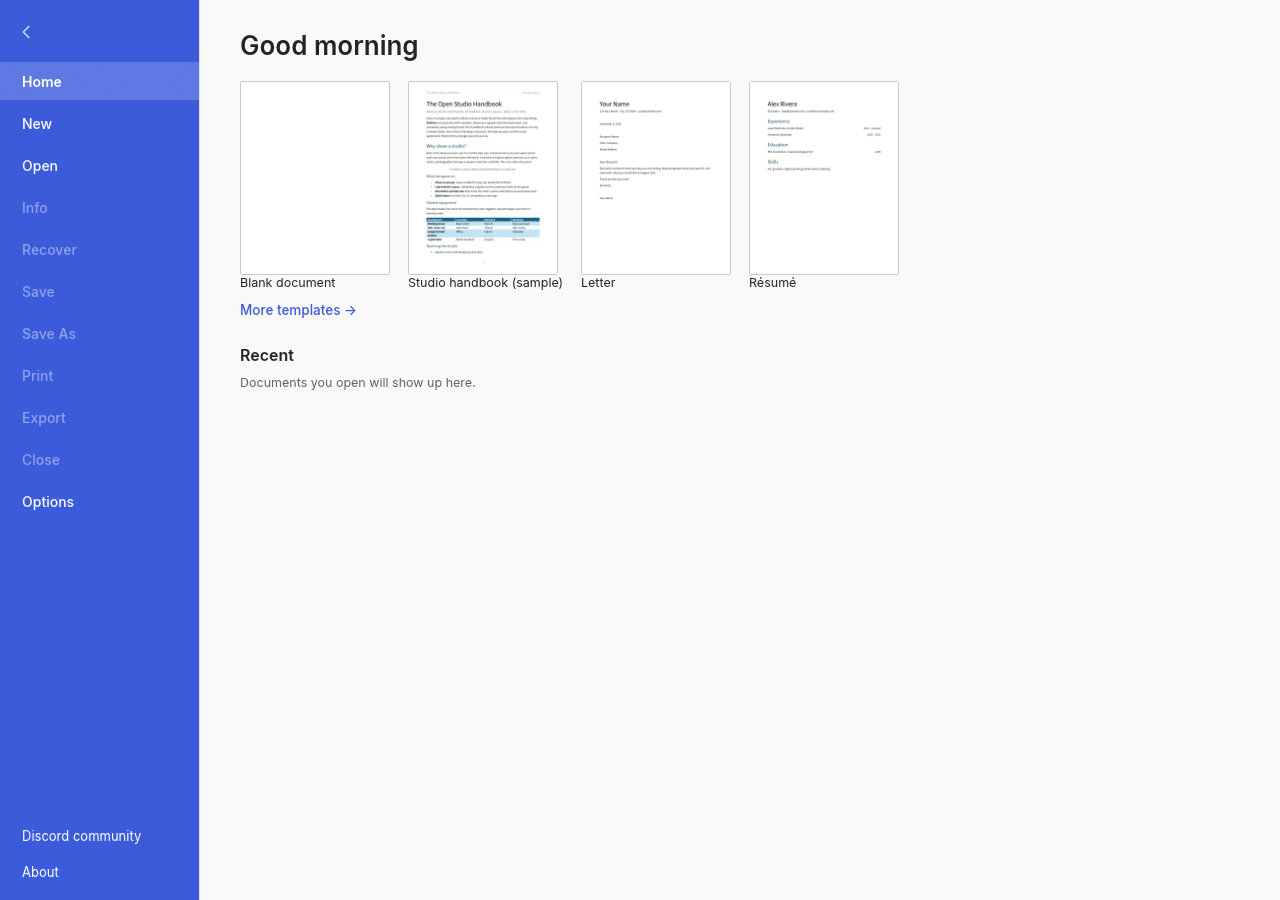
<file: Docs/index.html>
<!DOCTYPE html>
<html lang="en">
<head>
  <meta charset="utf-8">
  <meta name="viewport" content="width=device-width, initial-scale=1, user-scalable=no">
  <title>WordCraft</title>
  <link rel="icon" href="./wordcraft-fa59e09a3f921e03.ico" integrity="sha384-99DzWb82rFgkdw7hjKziyDQaHbMTklb9MWeLKF7LcVUnq80H4nDrc/pjHJtAj/AA"/>
  
<script type="module">
import init, * as bindings from './wordcraft-web-dac7e7b375acbaf2.js';
const wasm = await init({ module_or_path: './wordcraft-web-dac7e7b375acbaf2_bg.wasm' });


window.wasmBindings = bindings;


dispatchEvent(new CustomEvent("TrunkApplicationStarted", {detail: {wasm}}));

</script>
  <style>
    html, body { margin: 0; padding: 0; width: 100%; height: 100%; overflow: hidden; background: #e6e6e6; }
    #wordcraft_canvas { position: absolute; inset: 0; width: 100%; height: 100%; display: block; }
    #wordcraft_loading { position: absolute; inset: 0; display: flex; flex-direction: column; align-items: center; justify-content: center;
      color: #555; font: 14px system-ui, sans-serif; pointer-events: none; }
  </style>
<link rel="modulepreload" href="./wordcraft-web-dac7e7b375acbaf2.js" crossorigin="anonymous" integrity="sha384-gYoGGTemmd2j3/dhKoEl8zLsVnqxKhYemDwQefw7ScuxIQG5yPZn19Yu+kL2oa66"><link rel="preload" href="./wordcraft-web-dac7e7b375acbaf2_bg.wasm" crossorigin="anonymous" integrity="sha384-uSXbkJ/sRVLCG4PMg3n9MFBeTPjohru9DWv3Azk4CfNP4BKlfPU2V3KU+iGqZhg3" as="fetch" type="application/wasm"></head>
<body>
  <canvas id="wordcraft_canvas"></canvas>
  <div id="wordcraft_loading">Loading WordCraft&hellip;</div>
</body>
</html>
</file>
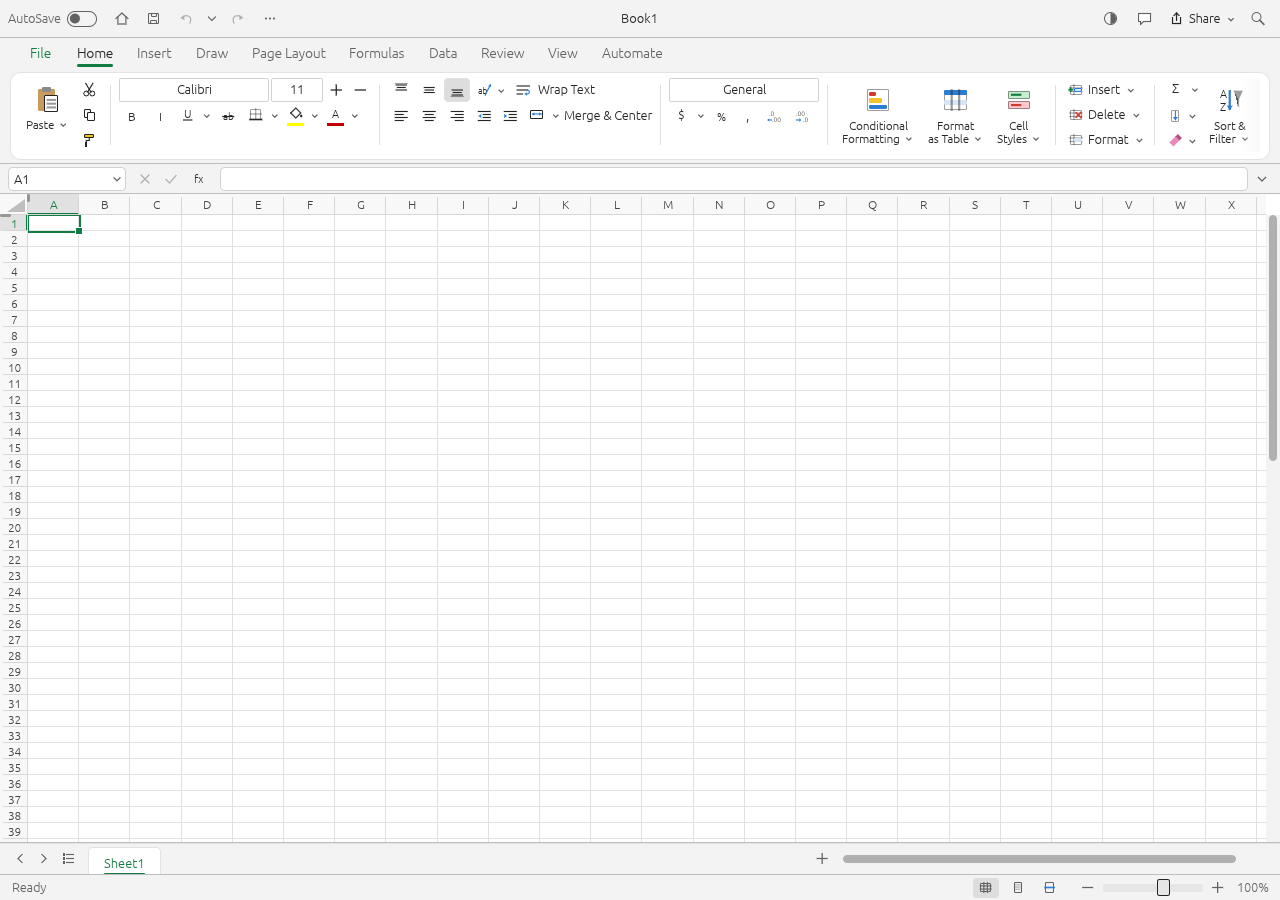
<file: Sheets/index.html>
<!DOCTYPE html>
<html lang="en">
<head>
  <meta charset="utf-8">
  <meta name="viewport" content="width=device-width, initial-scale=1, user-scalable=no">
  <title>GridCraft</title>
  <link rel="icon" href="./gridcraft-45f84b7721cb79a9.ico" integrity="sha384-FzBCWcgv5VqBLEPSBvyC78gOs2HMh3hKu2LSLSXU01NgL5yKLk/nHdINuu0Ztky1"/>
  
<script type="module">
import init, * as bindings from './gridcraft-web-2980fc4b3c9405b8.js';
const wasm = await init({ module_or_path: './gridcraft-web-2980fc4b3c9405b8_bg.wasm' });


window.wasmBindings = bindings;


dispatchEvent(new CustomEvent("TrunkApplicationStarted", {detail: {wasm}}));

</script>
  <style>
    html, body { margin: 0; padding: 0; width: 100%; height: 100%; overflow: hidden; background: #f3f3f3; }
    #gridcraft_canvas { position: absolute; inset: 0; width: 100%; height: 100%; display: block; }
    #gridcraft_loading { position: absolute; inset: 0; display: flex; flex-direction: column; align-items: center; justify-content: center;
      color: #555; font: 14px system-ui, sans-serif; pointer-events: none; }
  </style>
<link rel="modulepreload" href="./gridcraft-web-2980fc4b3c9405b8.js" crossorigin="anonymous" integrity="sha384-nZ6D+7AnPvSVT552zi0TXe0WakENNRe5gj9STjqmETD+XWsgUwD/ITvSHoOxVj9/"><link rel="preload" href="./gridcraft-web-2980fc4b3c9405b8_bg.wasm" crossorigin="anonymous" integrity="sha384-paMtwPDtWkQ9y86j6xmm/iySq0onVSpGji3SFiFiyEbn2Ptsld9vaXs1aLdPuFKP" as="fetch" type="application/wasm"></head>
<body>
  <canvas id="gridcraft_canvas"></canvas>
  <div id="gridcraft_loading">Loading GridCraft&hellip;</div>
</body>
</html>
</file>
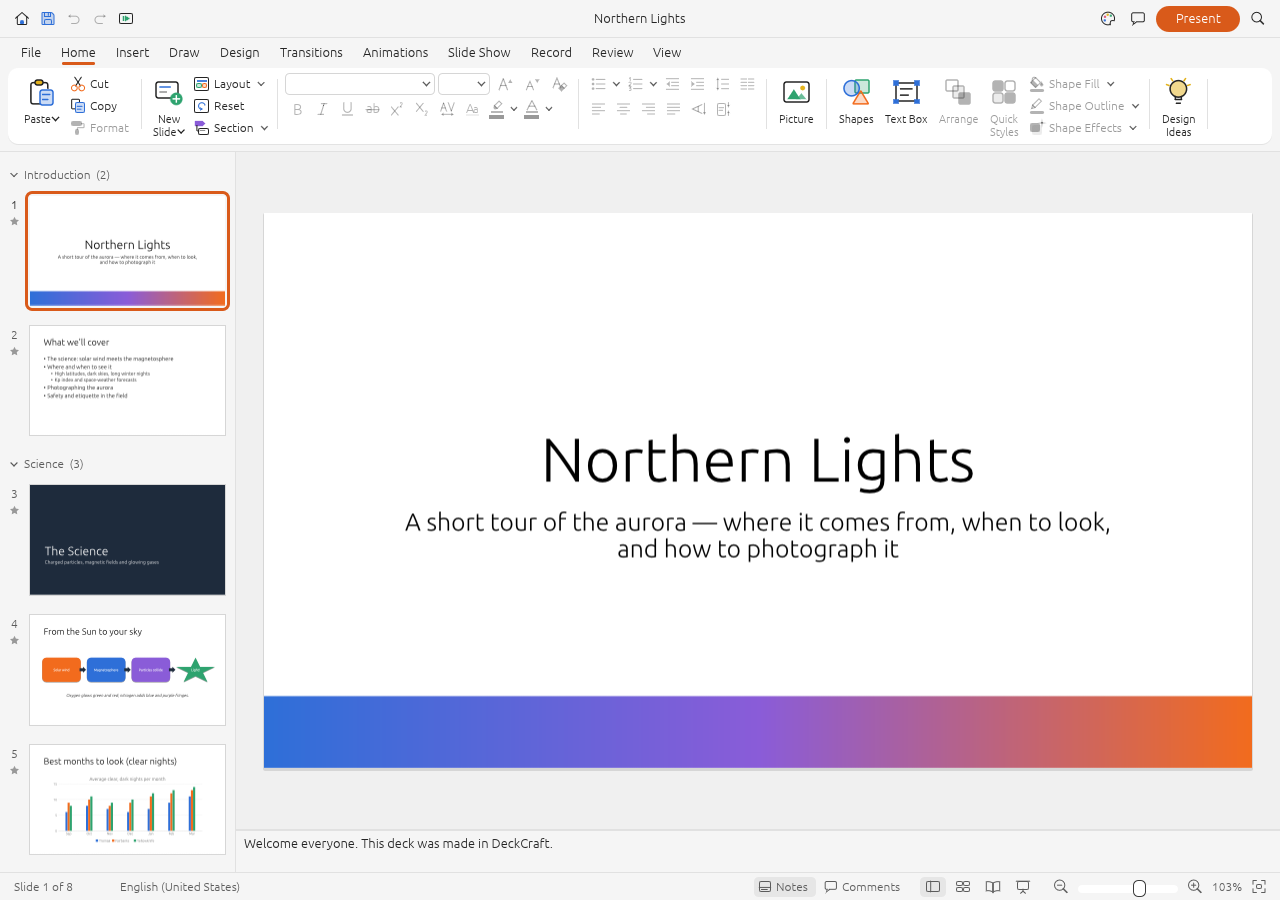
<file: Slides/index.html>
<!DOCTYPE html>
<html lang="en">
<head>
  <meta charset="utf-8">
  <meta name="viewport" content="width=device-width, initial-scale=1, user-scalable=no">
  <title>DeckCraft</title>
  
<script type="module">
import init, * as bindings from './deckcraft-web-3d451cd28e31e9b6.js';
const wasm = await init({ module_or_path: './deckcraft-web-3d451cd28e31e9b6_bg.wasm' });


window.wasmBindings = bindings;


dispatchEvent(new CustomEvent("TrunkApplicationStarted", {detail: {wasm}}));

</script>
  <link rel="icon" href="./ai.storyteller.deckcraft-74e97653dd8dd002.png" integrity="sha384-THDce39ERZRgdnEtM/35FnmU4IExPfz9k2XrApCGWP0NUMC98NUWG1VYUMNXNCiD"/>
  <style>
    html, body { margin: 0; padding: 0; width: 100%; height: 100%; overflow: hidden; background: #262626; }
    #deckcraft_canvas { position: absolute; inset: 0; width: 100%; height: 100%; display: block; }
    #deckcraft_loading { position: absolute; inset: 0; display: flex; flex-direction: column; align-items: center; justify-content: center;
      color: #b8b8b8; font: 14px system-ui, sans-serif; pointer-events: none; }
  </style>
<link rel="modulepreload" href="./deckcraft-web-3d451cd28e31e9b6.js" crossorigin="anonymous" integrity="sha384-hRvfSmZL8PtHjvk0dxau+U6PSZIHU9i9WWFE9g1UopeDnXr0TmMS50YPv/94kpza"><link rel="preload" href="./deckcraft-web-3d451cd28e31e9b6_bg.wasm" crossorigin="anonymous" integrity="sha384-5lwc55uObOnpaxlexh2cE3pJsS52e2Cowx2tgMOs9T32SdNaE9X3R3l3ozlARCl+" as="fetch" type="application/wasm"></head>
<body>
  <canvas id="deckcraft_canvas"></canvas>
  <div id="deckcraft_loading">Loading DeckCraft&hellip;</div>
</body>
</html>
</file>
